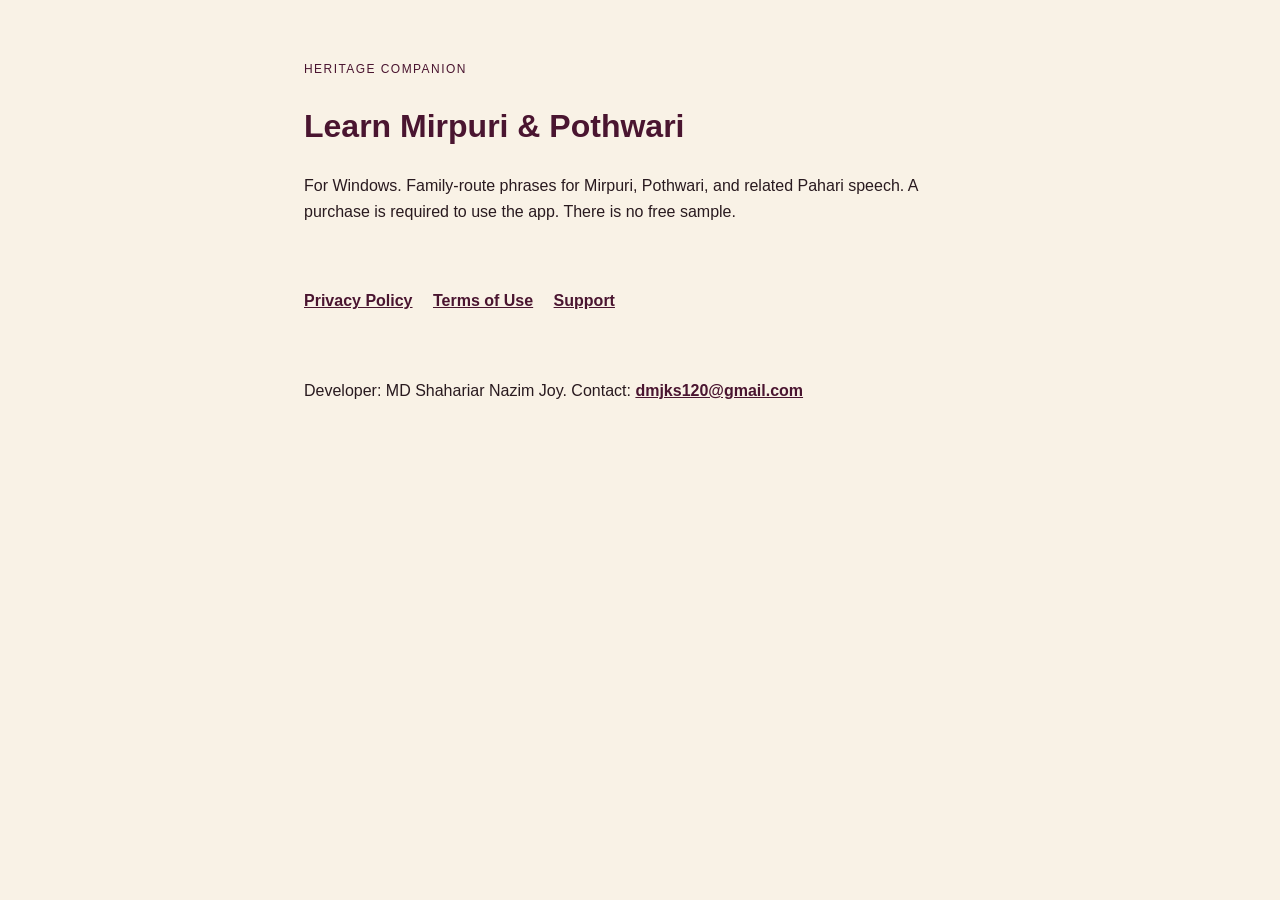
<file: index.html>
<!DOCTYPE html>
<html lang="en">
<head>
  <meta charset="utf-8">
  <meta name="viewport" content="width=device-width, initial-scale=1">
  <title>Learn Mirpuri &amp; Pothwari</title>
  <link rel="stylesheet" href="styles.css">
</head>
<body>
  <header>
    <p class="eyebrow">Heritage companion</p>
    <h1>Learn Mirpuri &amp; Pothwari</h1>
    <p>For Windows. Family-route phrases for Mirpuri, Pothwari, and related Pahari speech. A purchase is required to use the app. There is no free sample.</p>
  </header>
  <nav>
    <a href="privacy.html">Privacy Policy</a>
    <a href="terms.html">Terms of Use</a>
    <a href="support.html">Support</a>
  </nav>
  <main>
    <p>Developer: MD Shahariar Nazim Joy. Contact: <a href="mailto:dmjks120@gmail.com">dmjks120@gmail.com</a></p>
  </main>
</body>
</html>
</file>
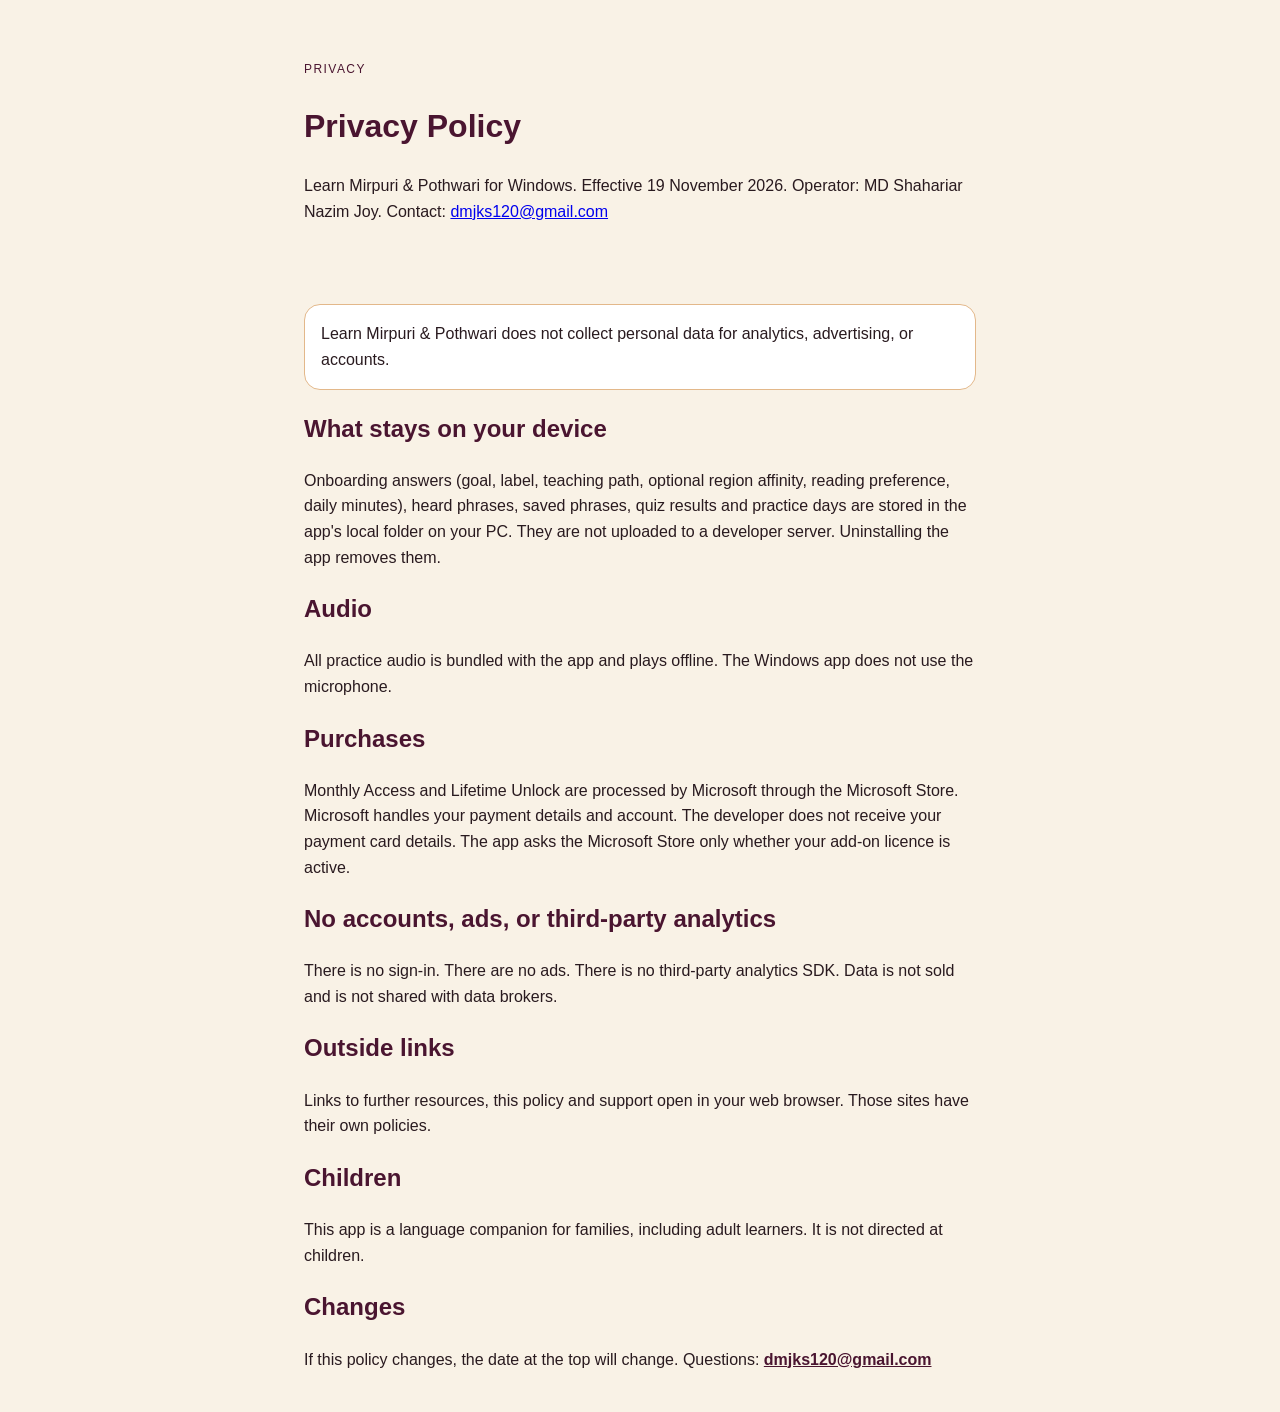
<file: privacy.html>
<!DOCTYPE html>
<html lang="en">
<head>
  <meta charset="utf-8">
  <meta name="viewport" content="width=device-width, initial-scale=1">
  <title>Privacy Policy — Learn Mirpuri &amp; Pothwari for Windows</title>
  <link rel="stylesheet" href="styles.css">
</head>
<body>
  <header>
    <p class="eyebrow">Privacy</p>
    <h1>Privacy Policy</h1>
    <p>Learn Mirpuri &amp; Pothwari for Windows. Effective 19 November 2026. Operator: MD Shahariar Nazim Joy. Contact: <a href="mailto:dmjks120@gmail.com">dmjks120@gmail.com</a></p>
  </header>
  <main>
    <p class="note">Learn Mirpuri &amp; Pothwari does not collect personal data for analytics, advertising, or accounts.</p>
    <h2>What stays on your device</h2>
    <p>Onboarding answers (goal, label, teaching path, optional region affinity, reading preference, daily minutes), heard phrases, saved phrases, quiz results and practice days are stored in the app's local folder on your PC. They are not uploaded to a developer server. Uninstalling the app removes them.</p>
    <h2>Audio</h2>
    <p>All practice audio is bundled with the app and plays offline. The Windows app does not use the microphone.</p>
    <h2>Purchases</h2>
    <p>Monthly Access and Lifetime Unlock are processed by Microsoft through the Microsoft Store. Microsoft handles your payment details and account. The developer does not receive your payment card details. The app asks the Microsoft Store only whether your add-on licence is active.</p>
    <h2>No accounts, ads, or third-party analytics</h2>
    <p>There is no sign-in. There are no ads. There is no third-party analytics SDK. Data is not sold and is not shared with data brokers.</p>
    <h2>Outside links</h2>
    <p>Links to further resources, this policy and support open in your web browser. Those sites have their own policies.</p>
    <h2>Children</h2>
    <p>This app is a language companion for families, including adult learners. It is not directed at children.</p>
    <h2>Changes</h2>
    <p>If this policy changes, the date at the top will change. Questions: <a href="mailto:dmjks120@gmail.com">dmjks120@gmail.com</a></p>
  </main>
</body>
</html>
</file>
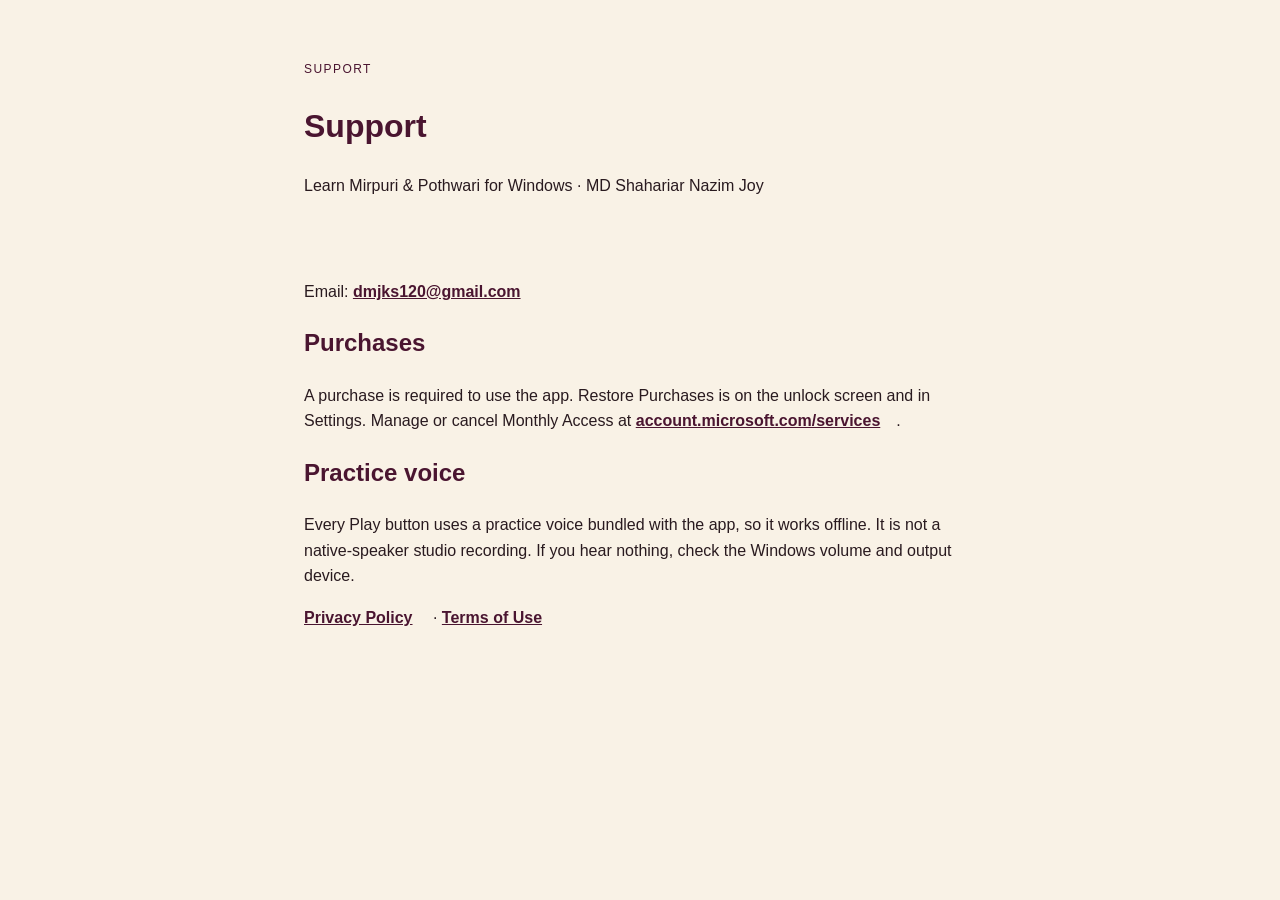
<file: support.html>
<!DOCTYPE html>
<html lang="en">
<head>
  <meta charset="utf-8">
  <meta name="viewport" content="width=device-width, initial-scale=1">
  <title>Support — Learn Mirpuri &amp; Pothwari for Windows</title>
  <link rel="stylesheet" href="styles.css">
</head>
<body>
  <header>
    <p class="eyebrow">Support</p>
    <h1>Support</h1>
    <p>Learn Mirpuri &amp; Pothwari for Windows · MD Shahariar Nazim Joy</p>
  </header>
  <main>
    <p>Email: <a href="mailto:dmjks120@gmail.com">dmjks120@gmail.com</a></p>
    <h2>Purchases</h2>
    <p>A purchase is required to use the app. Restore Purchases is on the unlock screen and in Settings. Manage or cancel Monthly Access at <a href="https://account.microsoft.com/services">account.microsoft.com/services</a>.</p>
    <h2>Practice voice</h2>
    <p>Every Play button uses a practice voice bundled with the app, so it works offline. It is not a native-speaker studio recording. If you hear nothing, check the Windows volume and output device.</p>
    <p><a href="privacy.html">Privacy Policy</a> · <a href="terms.html">Terms of Use</a></p>
  </main>
</body>
</html>
</file>
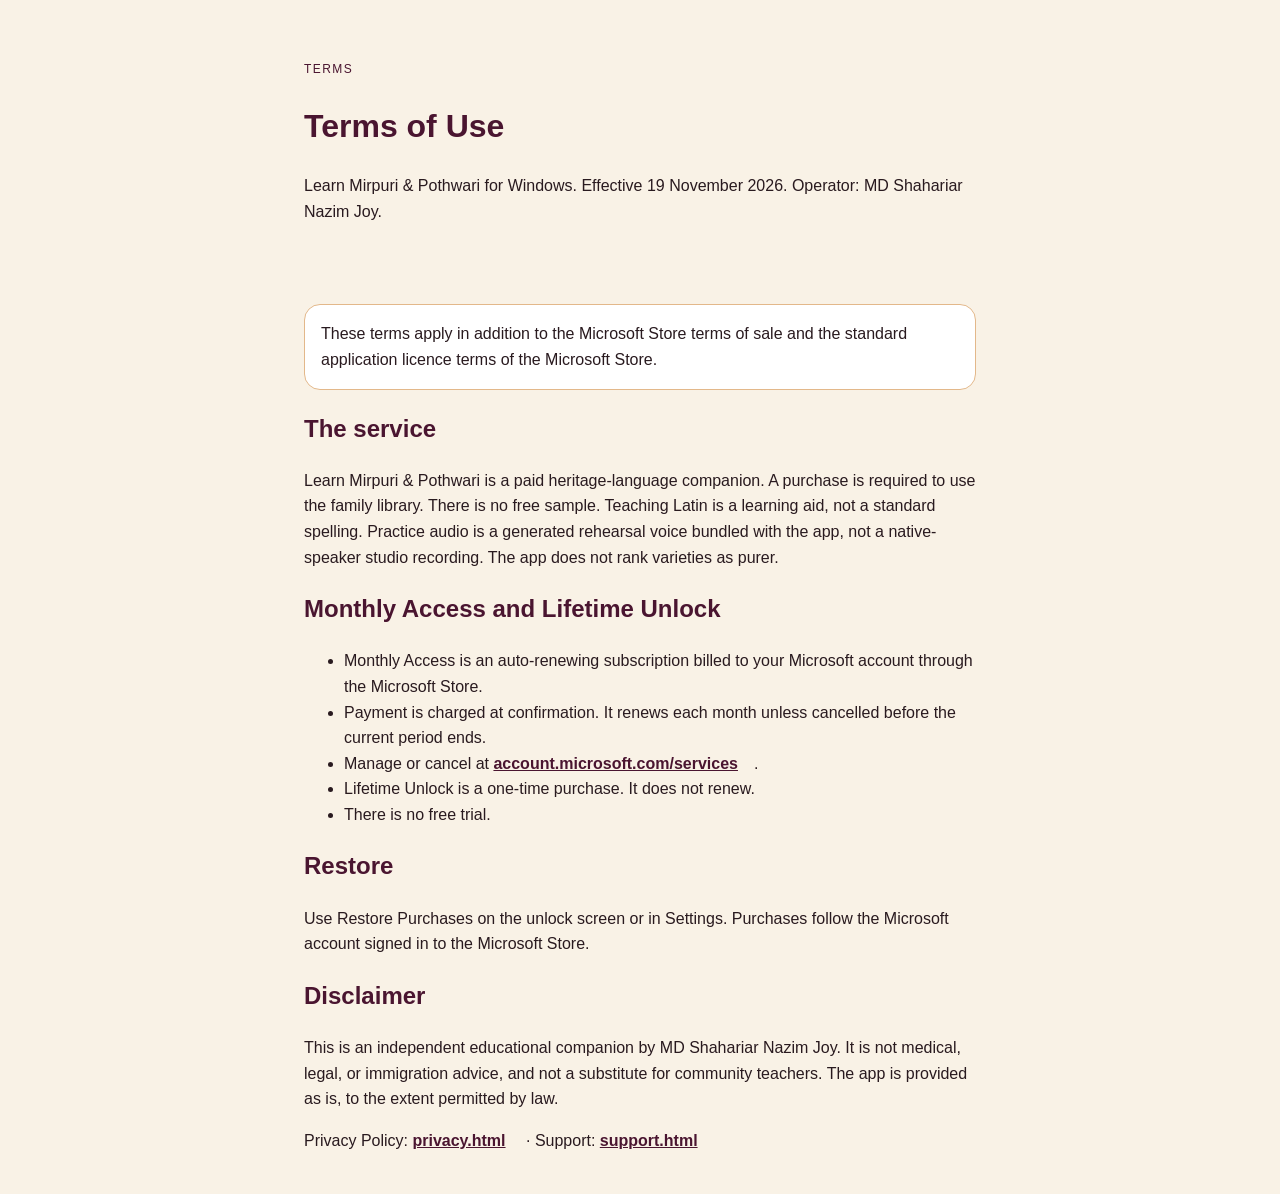
<file: terms.html>
<!DOCTYPE html>
<html lang="en">
<head>
  <meta charset="utf-8">
  <meta name="viewport" content="width=device-width, initial-scale=1">
  <title>Terms of Use — Learn Mirpuri &amp; Pothwari for Windows</title>
  <link rel="stylesheet" href="styles.css">
</head>
<body>
  <header>
    <p class="eyebrow">Terms</p>
    <h1>Terms of Use</h1>
    <p>Learn Mirpuri &amp; Pothwari for Windows. Effective 19 November 2026. Operator: MD Shahariar Nazim Joy.</p>
  </header>
  <main>
    <p class="note">These terms apply in addition to the Microsoft Store terms of sale and the standard application licence terms of the Microsoft Store.</p>
    <h2>The service</h2>
    <p>Learn Mirpuri &amp; Pothwari is a paid heritage-language companion. A purchase is required to use the family library. There is no free sample. Teaching Latin is a learning aid, not a standard spelling. Practice audio is a generated rehearsal voice bundled with the app, not a native-speaker studio recording. The app does not rank varieties as purer.</p>
    <h2>Monthly Access and Lifetime Unlock</h2>
    <ul>
      <li>Monthly Access is an auto-renewing subscription billed to your Microsoft account through the Microsoft Store.</li>
      <li>Payment is charged at confirmation. It renews each month unless cancelled before the current period ends.</li>
      <li>Manage or cancel at <a href="https://account.microsoft.com/services">account.microsoft.com/services</a>.</li>
      <li>Lifetime Unlock is a one-time purchase. It does not renew.</li>
      <li>There is no free trial.</li>
    </ul>
    <h2>Restore</h2>
    <p>Use Restore Purchases on the unlock screen or in Settings. Purchases follow the Microsoft account signed in to the Microsoft Store.</p>
    <h2>Disclaimer</h2>
    <p>This is an independent educational companion by MD Shahariar Nazim Joy. It is not medical, legal, or immigration advice, and not a substitute for community teachers. The app is provided as is, to the extent permitted by law.</p>
    <p>Privacy Policy: <a href="privacy.html">privacy.html</a> · Support: <a href="support.html">support.html</a></p>
  </main>
</body>
</html>
</file>
<file: styles.css>
:root {
  --mulberry: #4A1530;
  --cream: #F9F2E6;
  --sand: #E3B88A;
  --ink: #291A1F;
}
* { box-sizing: border-box; }
body {
  margin: 0;
  font-family: -apple-system, BlinkMacSystemFont, "Segoe UI", sans-serif;
  background: var(--cream);
  color: var(--ink);
  line-height: 1.6;
}
header, main, nav { max-width: 720px; margin: 0 auto; padding: 24px; }
header { padding-top: 48px; }
.eyebrow { letter-spacing: 0.12em; text-transform: uppercase; color: var(--mulberry); font-size: 12px; }
h1, h2 { color: var(--mulberry); }
nav a, main a { color: var(--mulberry); font-weight: 600; margin-right: 16px; }
.note { background: #fff; border: 1px solid var(--sand); border-radius: 16px; padding: 16px; }
</file>
